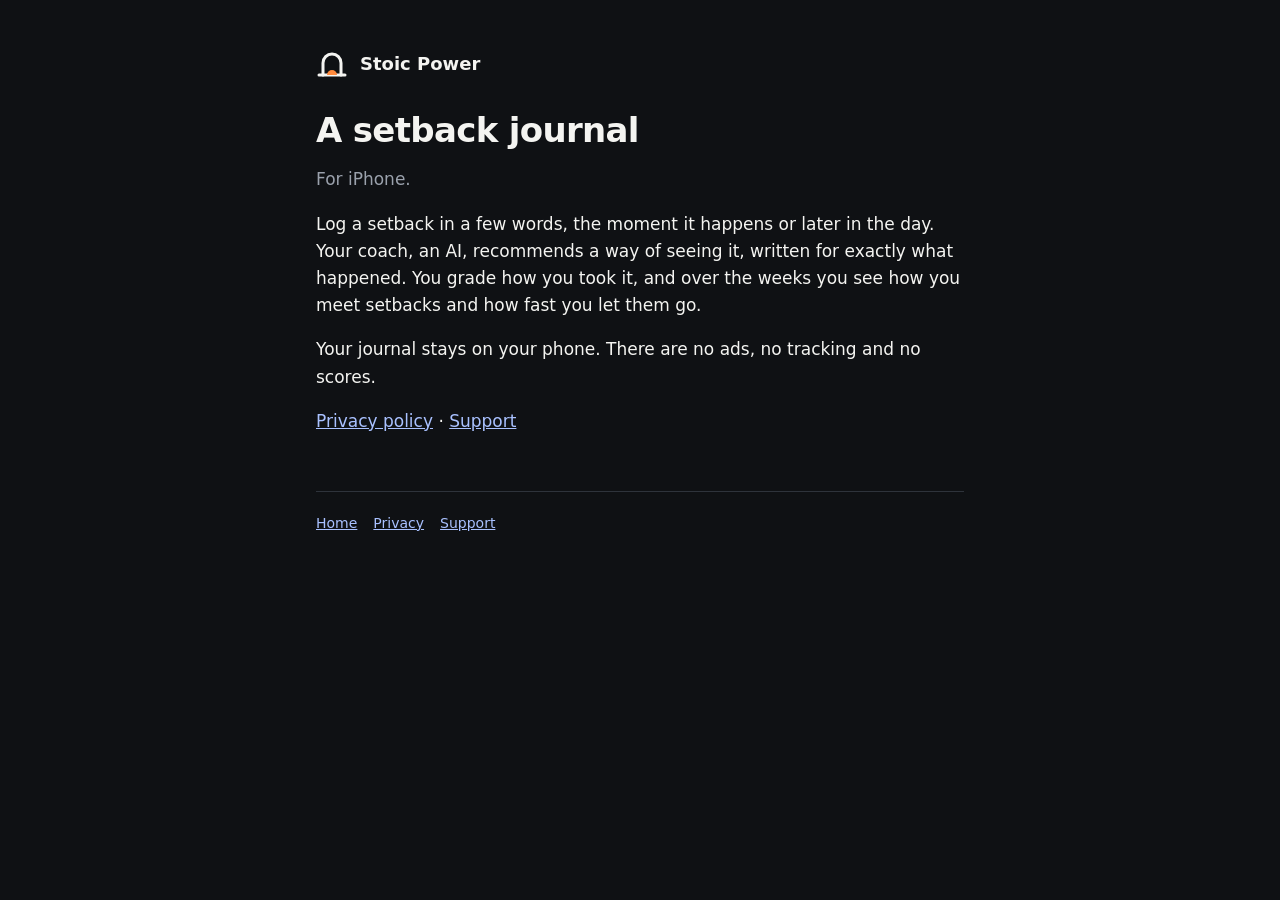
<file: index.html>
<!doctype html><html lang="en"><head><meta charset="utf-8"><meta name="viewport" content="width=device-width, initial-scale=1"><link rel="icon" href="mark.svg"><link rel="stylesheet" href="style.css"><title>Stoic Power</title><meta name="description" content="A setback journal for iPhone, with an AI coach that helps you see each setback as a test."></head><body><main><header><img src="mark.svg" width="32" height="32" alt=""><a href="./">Stoic Power</a></header>
<h1>A setback journal</h1>
<p class="muted">For iPhone.</p>
<p>Log a setback in a few words, the moment it happens or later in the day. Your coach, an AI, recommends a way of seeing it, written for exactly what happened. You grade how you took it, and over the weeks you see how you meet setbacks and how fast you let them go.</p>
<p>Your journal stays on your phone. There are no ads, no tracking and no scores.</p>
<p><a href="privacy.html">Privacy policy</a> · <a href="support.html">Support</a></p>
<footer><a href="./">Home</a><a href="privacy.html">Privacy</a><a href="support.html">Support</a></footer></main></body></html>
</file>
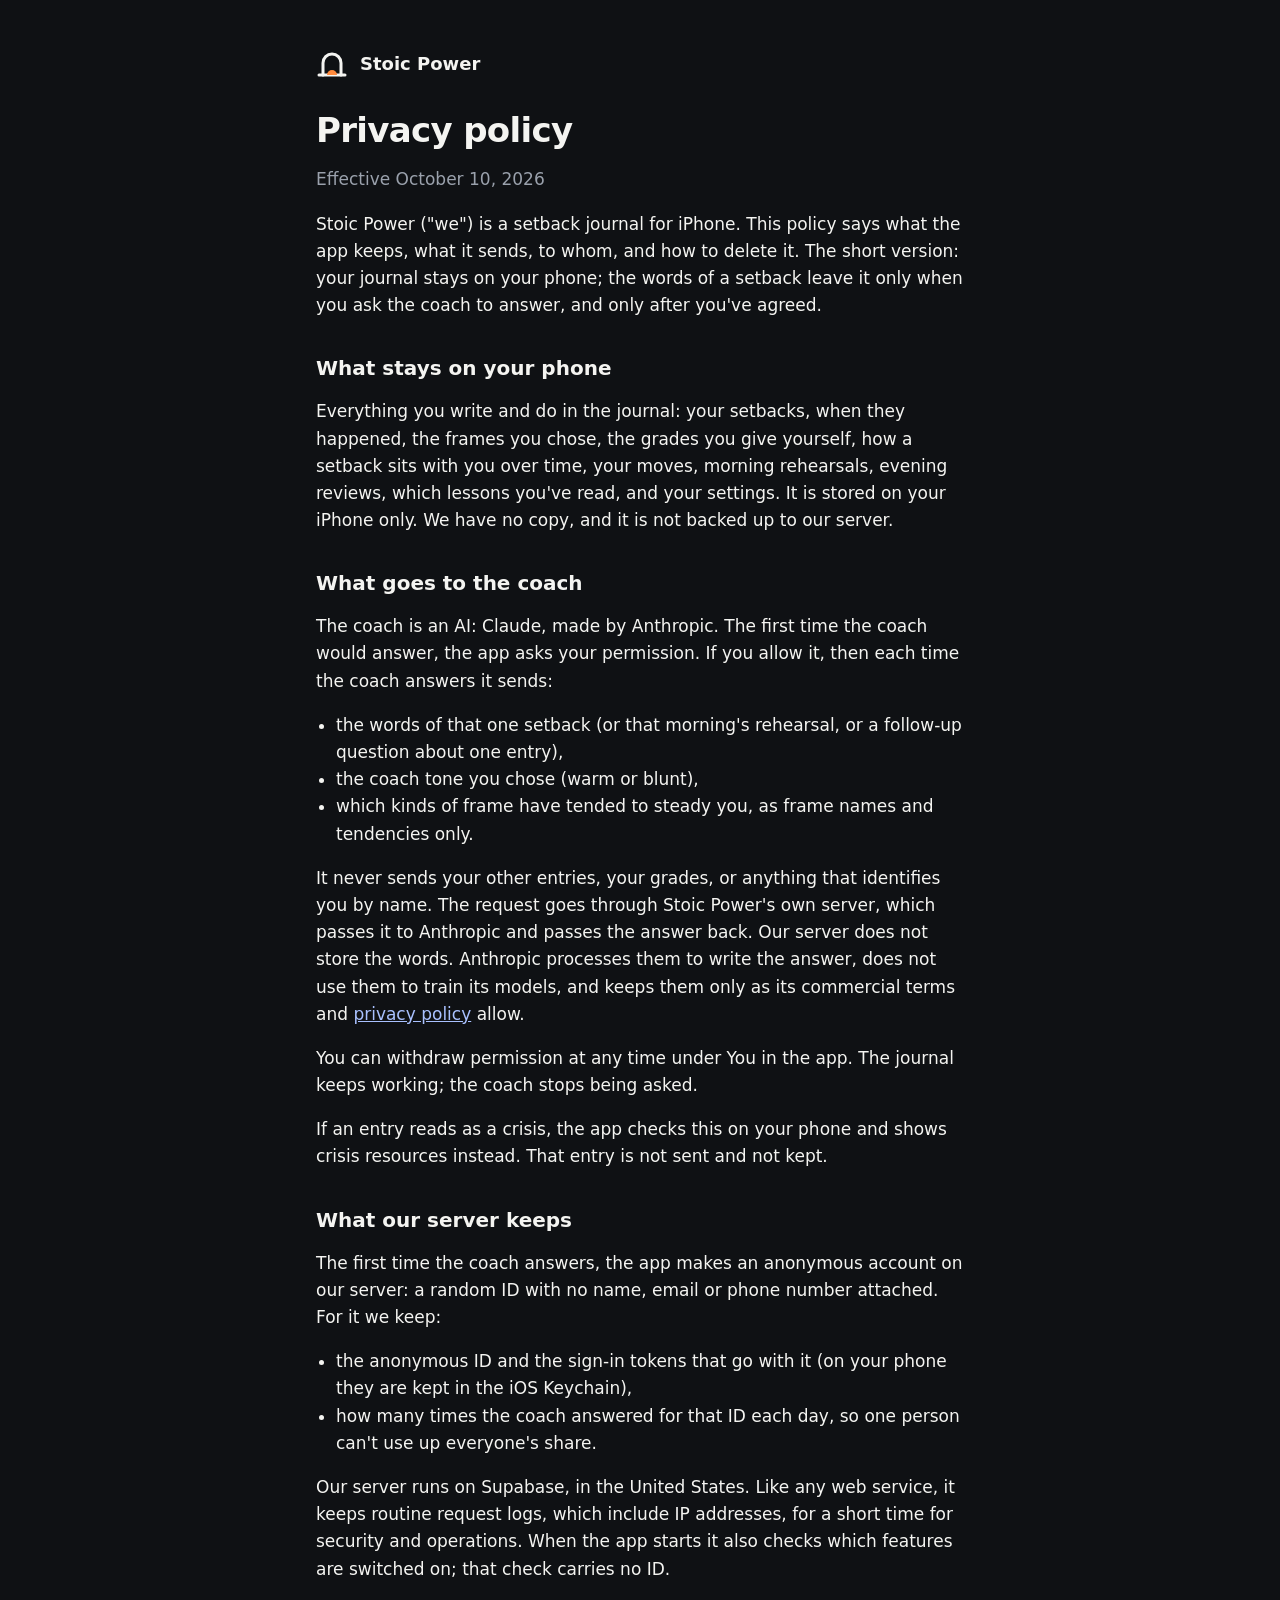
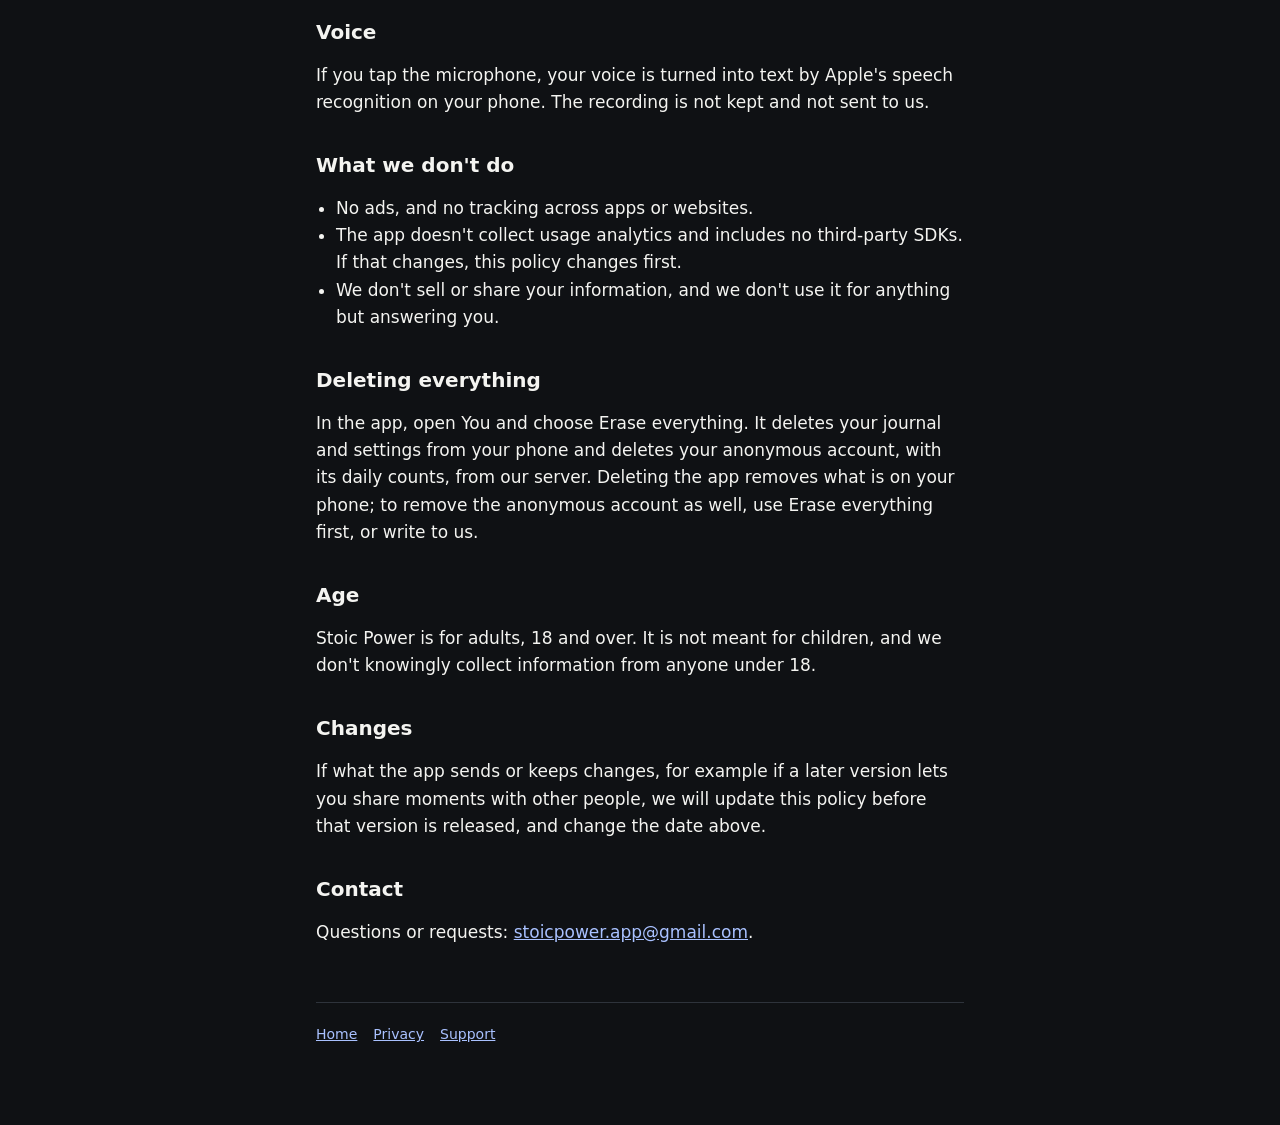
<file: privacy.html>
<!doctype html><html lang="en"><head><meta charset="utf-8"><meta name="viewport" content="width=device-width, initial-scale=1"><link rel="icon" href="mark.svg"><link rel="stylesheet" href="style.css"><title>Stoic Power privacy policy</title></head><body><main><header><img src="mark.svg" width="32" height="32" alt=""><a href="./">Stoic Power</a></header>
<h1>Privacy policy</h1>
<p class="muted">Effective October 10, 2026</p>
<p>Stoic Power ("we") is a setback journal for iPhone. This policy says what the app keeps, what it sends, to whom, and how to delete it. The short version: your journal stays on your phone; the words of a setback leave it only when you ask the coach to answer, and only after you've agreed.</p>

<h2>What stays on your phone</h2>
<p>Everything you write and do in the journal: your setbacks, when they happened, the frames you chose, the grades you give yourself, how a setback sits with you over time, your moves, morning rehearsals, evening reviews, which lessons you've read, and your settings. It is stored on your iPhone only. We have no copy, and it is not backed up to our server.</p>

<h2>What goes to the coach</h2>
<p>The coach is an AI: Claude, made by Anthropic. The first time the coach would answer, the app asks your permission. If you allow it, then each time the coach answers it sends:</p>
<ul>
<li>the words of that one setback (or that morning's rehearsal, or a follow-up question about one entry),</li>
<li>the coach tone you chose (warm or blunt),</li>
<li>which kinds of frame have tended to steady you, as frame names and tendencies only.</li>
</ul>
<p>It never sends your other entries, your grades, or anything that identifies you by name. The request goes through Stoic Power's own server, which passes it to Anthropic and passes the answer back. Our server does not store the words. Anthropic processes them to write the answer, does not use them to train its models, and keeps them only as its commercial terms and <a href="https://www.anthropic.com/legal/privacy">privacy policy</a> allow.</p>
<p>You can withdraw permission at any time under You in the app. The journal keeps working; the coach stops being asked.</p>
<p>If an entry reads as a crisis, the app checks this on your phone and shows crisis resources instead. That entry is not sent and not kept.</p>

<h2>What our server keeps</h2>
<p>The first time the coach answers, the app makes an anonymous account on our server: a random ID with no name, email or phone number attached. For it we keep:</p>
<ul>
<li>the anonymous ID and the sign-in tokens that go with it (on your phone they are kept in the iOS Keychain),</li>
<li>how many times the coach answered for that ID each day, so one person can't use up everyone's share.</li>
</ul>
<p>Our server runs on Supabase, in the United States. Like any web service, it keeps routine request logs, which include IP addresses, for a short time for security and operations. When the app starts it also checks which features are switched on; that check carries no ID.</p>

<h2>Voice</h2>
<p>If you tap the microphone, your voice is turned into text by Apple's speech recognition on your phone. The recording is not kept and not sent to us.</p>

<h2>What we don't do</h2>
<ul>
<li>No ads, and no tracking across apps or websites.</li>
<li>The app doesn't collect usage analytics and includes no third-party SDKs. If that changes, this policy changes first.</li>
<li>We don't sell or share your information, and we don't use it for anything but answering you.</li>
</ul>

<h2>Deleting everything</h2>
<p>In the app, open You and choose Erase everything. It deletes your journal and settings from your phone and deletes your anonymous account, with its daily counts, from our server. Deleting the app removes what is on your phone; to remove the anonymous account as well, use Erase everything first, or write to us.</p>

<h2>Age</h2>
<p>Stoic Power is for adults, 18 and over. It is not meant for children, and we don't knowingly collect information from anyone under 18.</p>

<h2>Changes</h2>
<p>If what the app sends or keeps changes, for example if a later version lets you share moments with other people, we will update this policy before that version is released, and change the date above.</p>

<h2>Contact</h2>
<p>Questions or requests: <a href="mailto:stoicpower.app@gmail.com">stoicpower.app@gmail.com</a>.</p>
<footer><a href="./">Home</a><a href="privacy.html">Privacy</a><a href="support.html">Support</a></footer></main></body></html>
</file>
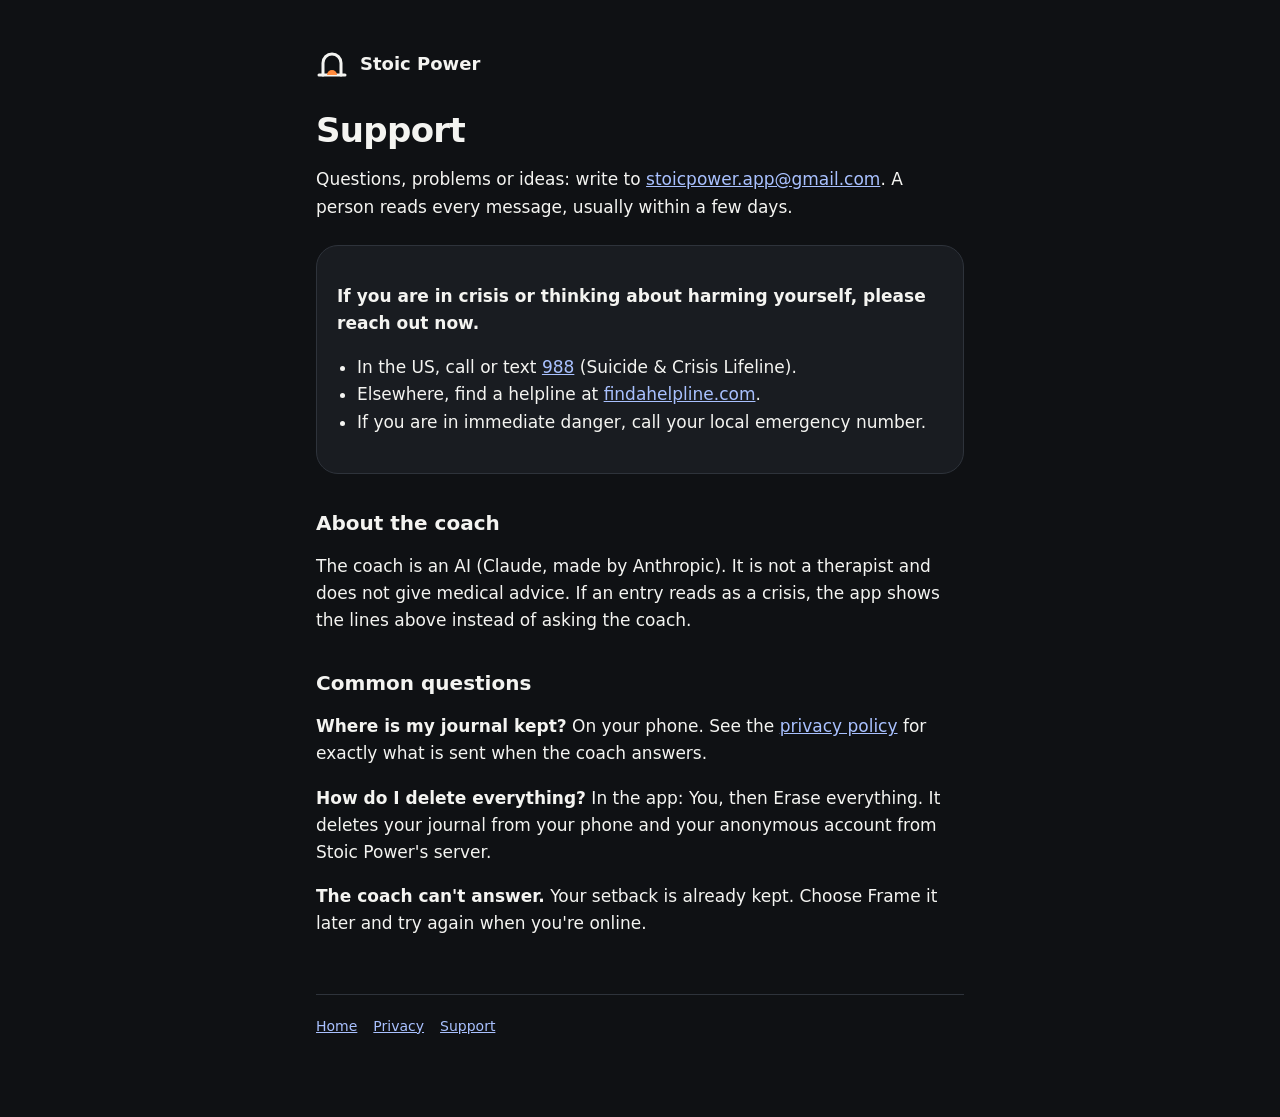
<file: support.html>
<!doctype html><html lang="en"><head><meta charset="utf-8"><meta name="viewport" content="width=device-width, initial-scale=1"><link rel="icon" href="mark.svg"><link rel="stylesheet" href="style.css"><title>Stoic Power support</title></head><body><main><header><img src="mark.svg" width="32" height="32" alt=""><a href="./">Stoic Power</a></header>
<h1>Support</h1>
<p>Questions, problems or ideas: write to <a href="mailto:stoicpower.app@gmail.com">stoicpower.app@gmail.com</a>. A person reads every message, usually within a few days.</p>
<div class="card">
<p><strong>If you are in crisis or thinking about harming yourself, please reach out now.</strong></p>
<ul>
<li>In the US, call or text <a href="tel:988">988</a> (Suicide &amp; Crisis Lifeline).</li>
<li>Elsewhere, find a helpline at <a href="https://findahelpline.com">findahelpline.com</a>.</li>
<li>If you are in immediate danger, call your local emergency number.</li>
</ul>
</div>
<h2>About the coach</h2>
<p>The coach is an AI (Claude, made by Anthropic). It is not a therapist and does not give medical advice. If an entry reads as a crisis, the app shows the lines above instead of asking the coach.</p>
<h2>Common questions</h2>
<p><strong>Where is my journal kept?</strong> On your phone. See the <a href="privacy.html">privacy policy</a> for exactly what is sent when the coach answers.</p>
<p><strong>How do I delete everything?</strong> In the app: You, then Erase everything. It deletes your journal from your phone and your anonymous account from Stoic Power's server.</p>
<p><strong>The coach can't answer.</strong> Your setback is already kept. Choose Frame it later and try again when you're online.</p>
<footer><a href="./">Home</a><a href="privacy.html">Privacy</a><a href="support.html">Support</a></footer></main></body></html>
</file>
<file: style.css>
:root { --bg: #0F1114; --surface: #191C21; --line: #2E333B; --text: #F4F4F1; --muted: #9AA1AC; --steel-text: #A9C1FF; --ember: #FF8A3D; }
* { box-sizing: border-box; }
html { background: var(--bg); color-scheme: dark; }
body { margin: 0; background: var(--bg); color: var(--text); font: 17px/1.6 system-ui, -apple-system, "Segoe UI", sans-serif; }
main { max-width: 680px; margin: 0 auto; padding: 48px 16px 80px; }
header { display: flex; align-items: center; gap: 12px; margin-bottom: 32px; }
header a { color: var(--text); text-decoration: none; font-weight: 600; font-size: 18px; }
h1 { font-size: 34px; line-height: 1.1; letter-spacing: -0.02em; margin: 0 0 8px; }
h2 { font-size: 20px; line-height: 1.3; margin: 36px 0 8px; }
p, li { color: var(--text); }
.muted { color: var(--muted); }
a { color: var(--steel-text); }
ul { padding-left: 20px; }
.card { background: var(--surface); border: 1px solid var(--line); border-radius: 22px; padding: 20px; margin: 24px 0; }
footer { margin-top: 56px; padding-top: 20px; border-top: 1px solid var(--line); color: var(--muted); font-size: 14px; }
footer a { margin-right: 16px; }
</file>
